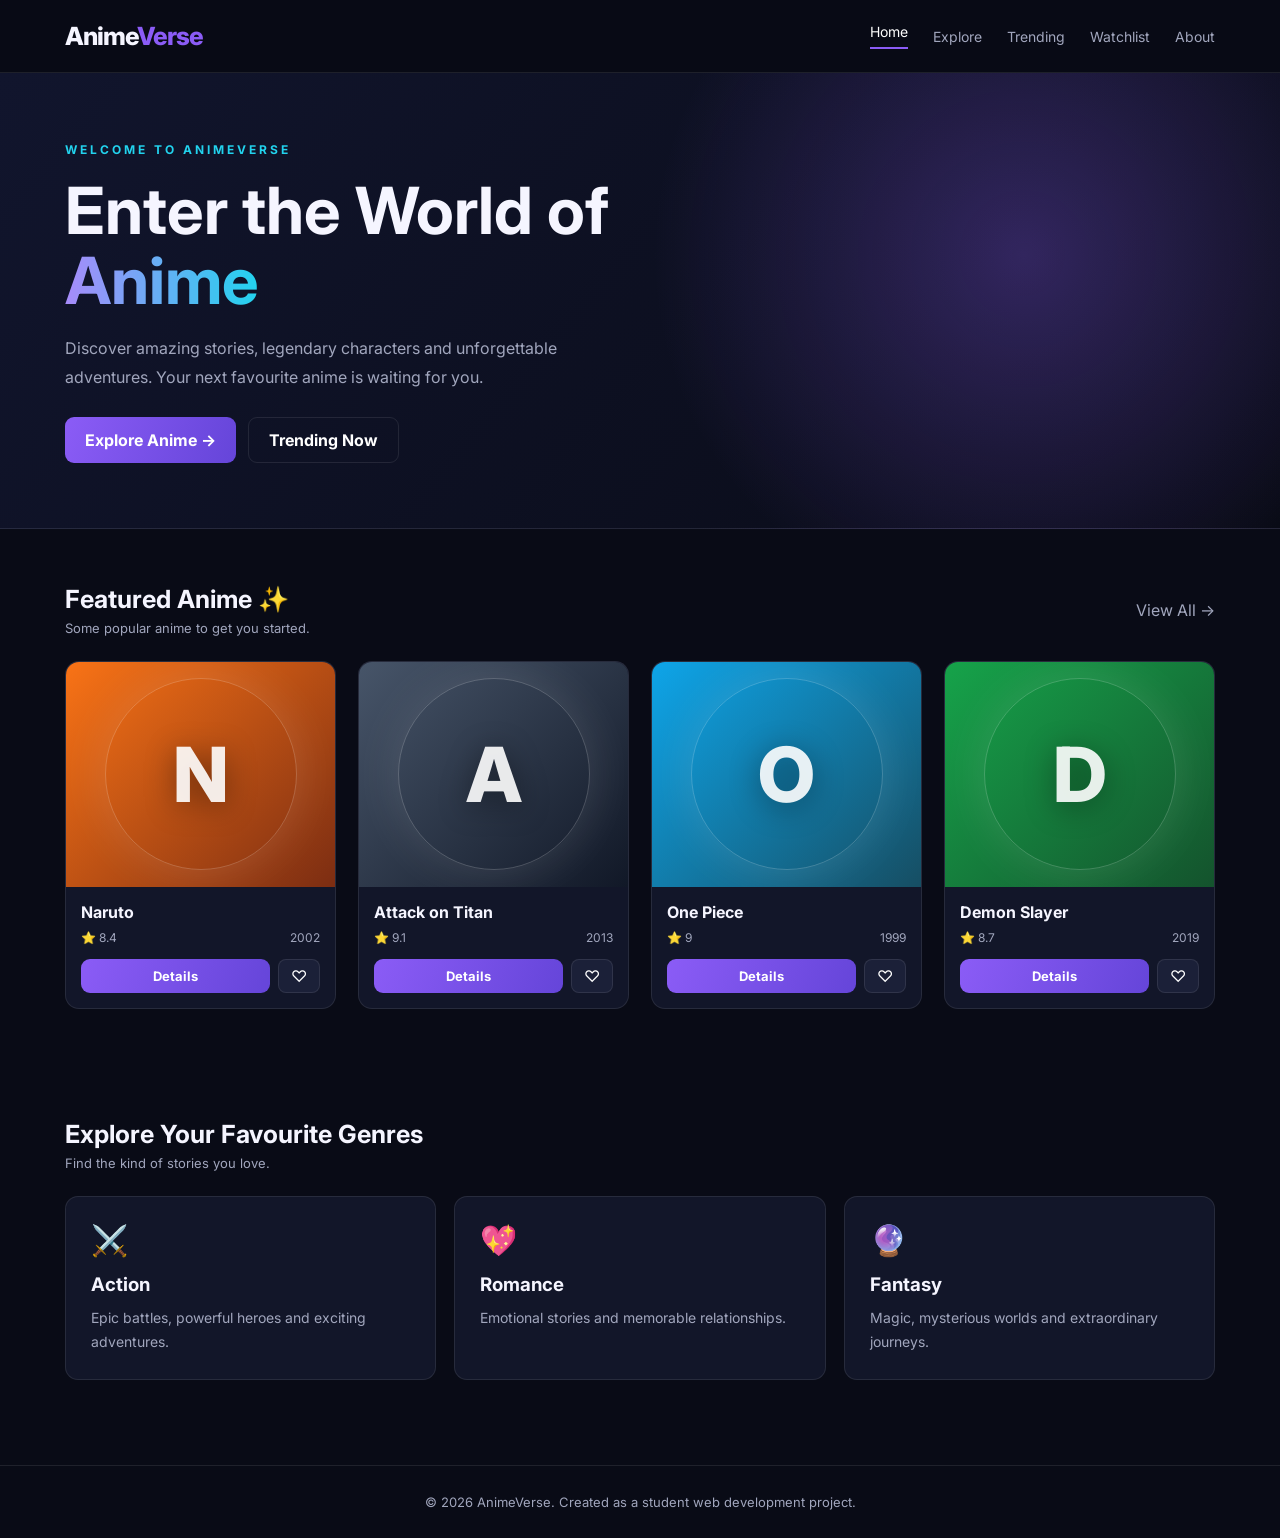
<file: AnimeVerse/index.html>
<!DOCTYPE html>
<html lang="en">
<head>
    <meta charset="UTF-8">
    <meta name="viewport" content="width=device-width, initial-scale=1.0">
    <title>AnimeVerse | Home</title>
    <link rel="stylesheet" href="style.css">
</head>

<body data-page="home">

<header class="navbar">
    <div class="container nav-inner">
        <a href="index.html" class="logo">Anime<span>Verse</span></a>

        <button class="menu-btn" id="menuBtn">☰</button>

        <nav class="nav-links" id="navLinks">
            <a href="index.html" class="active">Home</a>
            <a href="explore.html">Explore</a>
            <a href="trending.html">Trending</a>
            <a href="watchlist.html">Watchlist</a>
            <a href="about.html">About</a>
        </nav>
    </div>
</header>

<section class="hero">
    <div class="container">
        <div class="hero-content">
            <span class="eyebrow">WELCOME TO ANIMEVERSE</span>

            <h1>Enter the World of <span class="gradient-text">Anime</span></h1>

            <p>
                Discover amazing stories, legendary characters
                and unforgettable adventures. Your next favourite
                anime is waiting for you.
            </p>

            <div class="hero-actions">
                <a href="explore.html" class="btn">Explore Anime →</a>
                <a href="trending.html" class="btn btn-outline">Trending Now</a>
            </div>
        </div>
    </div>
</section>

<main class="container">
    <section class="section">
        <div class="section-heading">
            <div>
                <h2>Featured Anime ✨</h2>
                <p>Some popular anime to get you started.</p>
            </div>

            <a href="explore.html" class="muted">View All →</a>
        </div>

        <div class="anime-grid" id="featuredAnime"></div>
    </section>

    <section class="section">
        <div class="section-heading">
            <div>
                <h2>Explore Your Favourite Genres</h2>
                <p>Find the kind of stories you love.</p>
            </div>
        </div>

        <div class="info-grid">
            <div class="info-card">
                <div class="icon">⚔️</div>
                <h3>Action</h3>
                <p>Epic battles, powerful heroes and exciting adventures.</p>
            </div>

            <div class="info-card">
                <div class="icon">💖</div>
                <h3>Romance</h3>
                <p>Emotional stories and memorable relationships.</p>
            </div>

            <div class="info-card">
                <div class="icon">🔮</div>
                <h3>Fantasy</h3>
                <p>Magic, mysterious worlds and extraordinary journeys.</p>
            </div>
        </div>
    </section>
</main>

<footer>
    <div class="container">
        © 2026 AnimeVerse. Created as a student web development project.
    </div>
</footer>

<script src="script.js"></script>
</body>
</html>
</file>
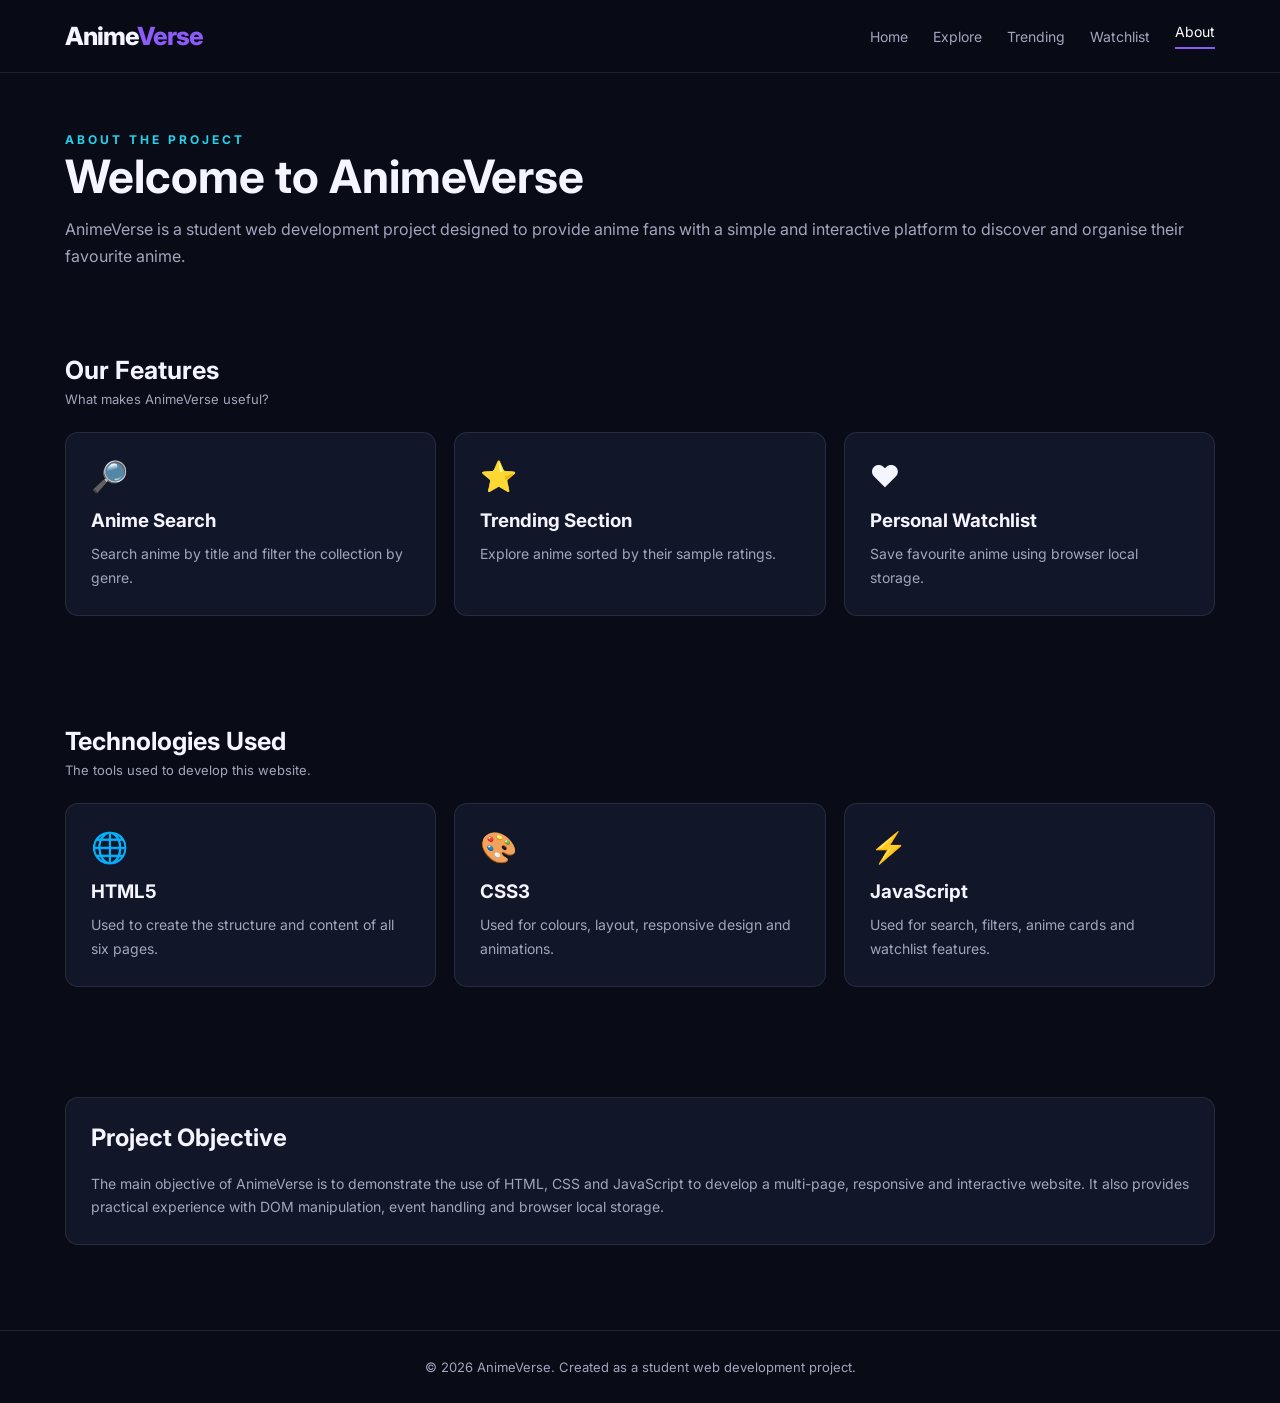
<file: AnimeVerse/about.html>
<!DOCTYPE html>
<html lang="en">
<head>
    <meta charset="UTF-8">
    <meta name="viewport" content="width=device-width, initial-scale=1.0">
    <title>AnimeVerse | About</title>
    <link rel="stylesheet" href="style.css">
</head>

<body data-page="about">

<header class="navbar">
    <div class="container nav-inner">
        <a href="index.html" class="logo">Anime<span>Verse</span></a>
        <button class="menu-btn" id="menuBtn">☰</button>

        <nav class="nav-links" id="navLinks">
            <a href="index.html">Home</a>
            <a href="explore.html">Explore</a>
            <a href="trending.html">Trending</a>
            <a href="watchlist.html">Watchlist</a>
            <a href="about.html" class="active">About</a>
        </nav>
    </div>
</header>

<main class="container">
    <section class="page-header">
        <span class="eyebrow">ABOUT THE PROJECT</span>
        <h1>Welcome to AnimeVerse</h1>

        <p>
            AnimeVerse is a student web development project designed
            to provide anime fans with a simple and interactive platform
            to discover and organise their favourite anime.
        </p>
    </section>

    <section class="section">
        <div class="section-heading">
            <div>
                <h2>Our Features</h2>
                <p>What makes AnimeVerse useful?</p>
            </div>
        </div>

        <div class="info-grid">
            <div class="info-card">
                <div class="icon">🔎</div>
                <h3>Anime Search</h3>
                <p>Search anime by title and filter the collection by genre.</p>
            </div>

            <div class="info-card">
                <div class="icon">⭐</div>
                <h3>Trending Section</h3>
                <p>Explore anime sorted by their sample ratings.</p>
            </div>

            <div class="info-card">
                <div class="icon">❤️</div>
                <h3>Personal Watchlist</h3>
                <p>Save favourite anime using browser local storage.</p>
            </div>
        </div>
    </section>

    <section class="section">
        <div class="section-heading">
            <div>
                <h2>Technologies Used</h2>
                <p>The tools used to develop this website.</p>
            </div>
        </div>

        <div class="info-grid">
            <div class="info-card">
                <div class="icon">🌐</div>
                <h3>HTML5</h3>
                <p>Used to create the structure and content of all six pages.</p>
            </div>

            <div class="info-card">
                <div class="icon">🎨</div>
                <h3>CSS3</h3>
                <p>Used for colours, layout, responsive design and animations.</p>
            </div>

            <div class="info-card">
                <div class="icon">⚡</div>
                <h3>JavaScript</h3>
                <p>Used for search, filters, anime cards and watchlist features.</p>
            </div>
        </div>
    </section>

    <section class="section">
        <div class="info-card">
            <h2>Project Objective</h2>
            <br>
            <p>
                The main objective of AnimeVerse is to demonstrate
                the use of HTML, CSS and JavaScript to develop a
                multi-page, responsive and interactive website.
                It also provides practical experience with DOM
                manipulation, event handling and browser local storage.
            </p>
        </div>
    </section>
</main>

<footer>
    <div class="container">
        © 2026 AnimeVerse. Created as a student web development project.
    </div>
</footer>

<script src="script.js"></script>
</body>
</html>
</file>
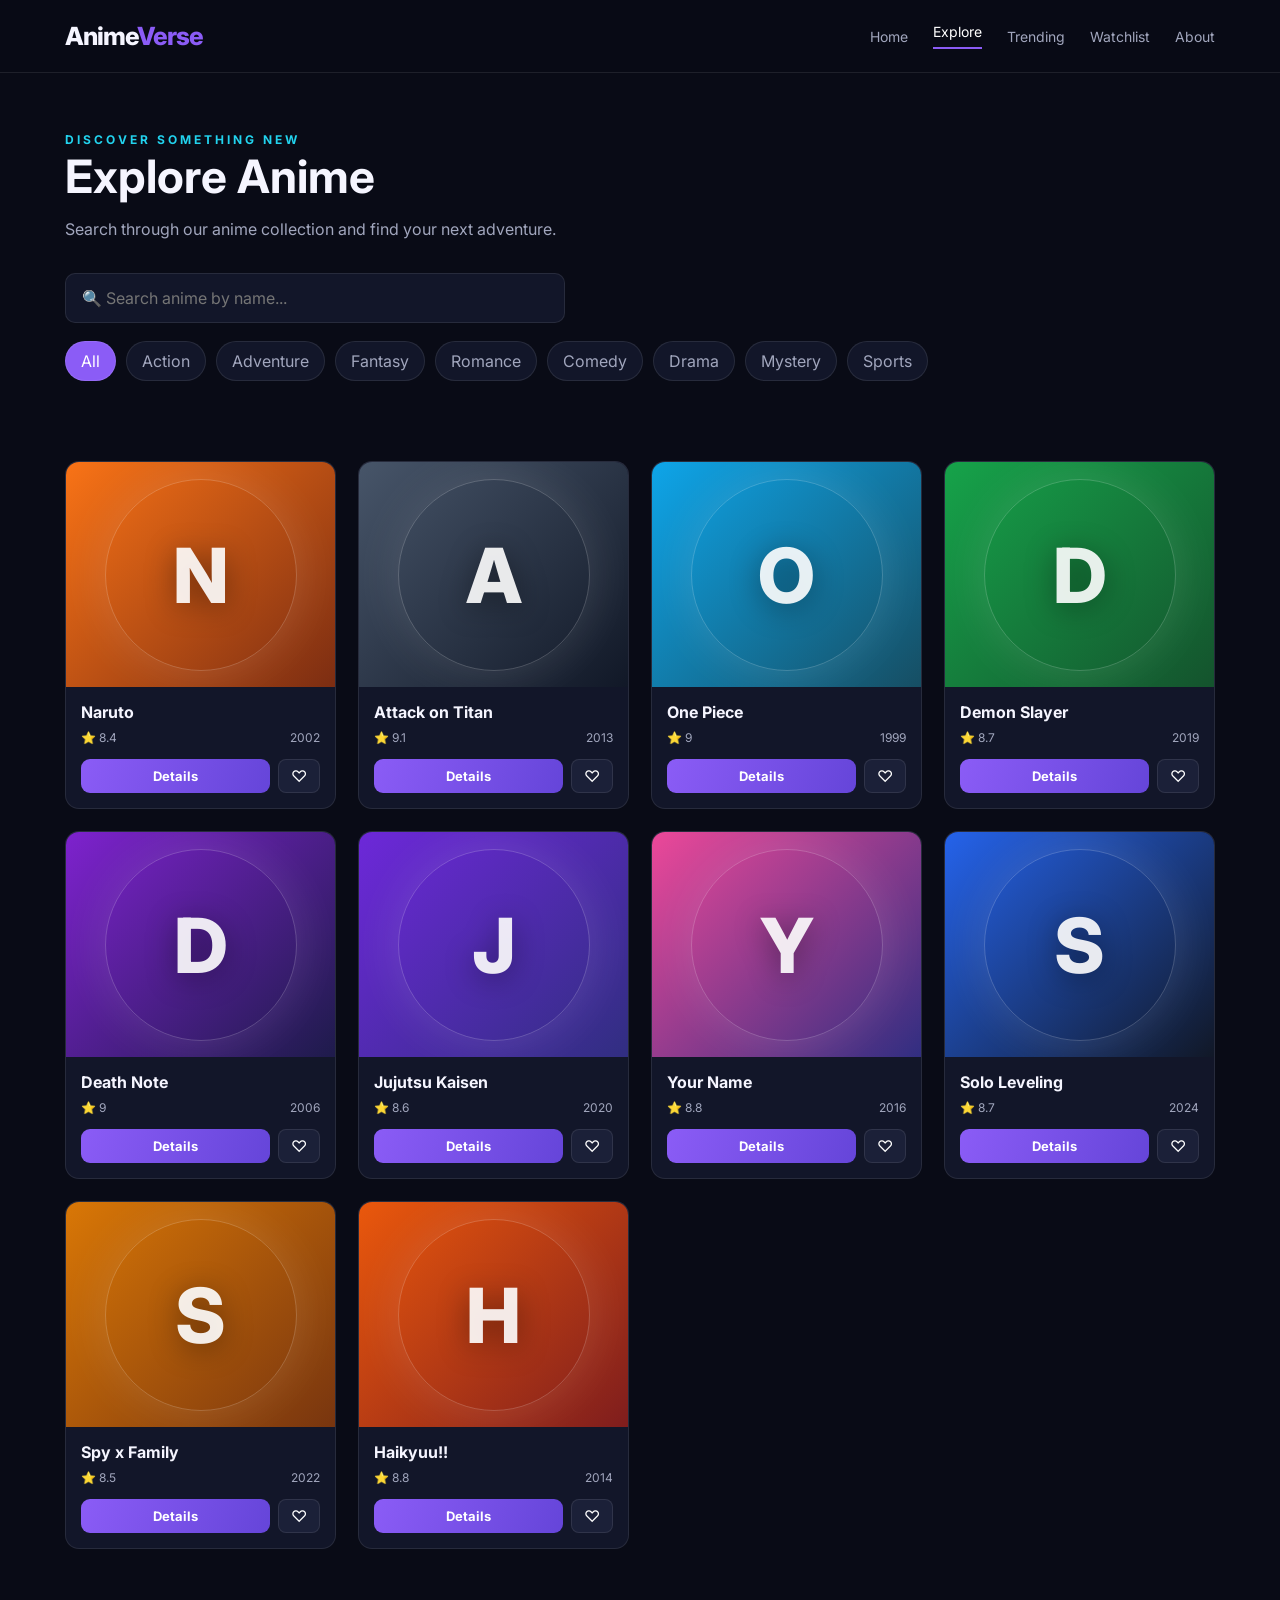
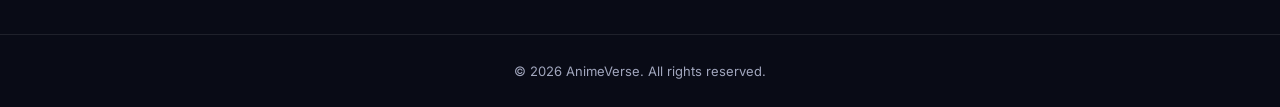
<file: AnimeVerse/explore.html>
<!DOCTYPE html>
<html lang="en">
<head>
    <meta charset="UTF-8">
    <meta name="viewport" content="width=device-width, initial-scale=1.0">
    <title>AnimeVerse | Explore</title>
    <link rel="stylesheet" href="style.css">
</head>

<body data-page="explore">

<header class="navbar">
    <div class="container nav-inner">
        <a href="index.html" class="logo">Anime<span>Verse</span></a>
        <button class="menu-btn" id="menuBtn">☰</button>

        <nav class="nav-links" id="navLinks">
            <a href="index.html">Home</a>
            <a href="explore.html" class="active">Explore</a>
            <a href="trending.html">Trending</a>
            <a href="watchlist.html">Watchlist</a>
            <a href="about.html">About</a>
        </nav>
    </div>
</header>

<main class="container">
    <section class="page-header">
        <span class="eyebrow">DISCOVER SOMETHING NEW</span>
        <h1>Explore Anime</h1>
        <p>Search through our anime collection and find your next adventure.</p>
    </section>

    <input
        type="text"
        id="animeSearch"
        class="search-box"
        placeholder="🔍 Search anime by name..."
    >

    <div class="filters">
        <button class="filter-btn active" data-genre="All">All</button>
        <button class="filter-btn" data-genre="Action">Action</button>
        <button class="filter-btn" data-genre="Adventure">Adventure</button>
        <button class="filter-btn" data-genre="Fantasy">Fantasy</button>
        <button class="filter-btn" data-genre="Romance">Romance</button>
        <button class="filter-btn" data-genre="Comedy">Comedy</button>
        <button class="filter-btn" data-genre="Drama">Drama</button>
        <button class="filter-btn" data-genre="Mystery">Mystery</button>
        <button class="filter-btn" data-genre="Sports">Sports</button>
    </div>

    <section class="section">
        <div class="anime-grid" id="exploreAnime"></div>
    </section>
</main>

<footer>
    <div class="container">
        © 2026 AnimeVerse. All rights reserved.
    </div>
</footer>

<script src="script.js"></script>
</body>
</html>
</file>
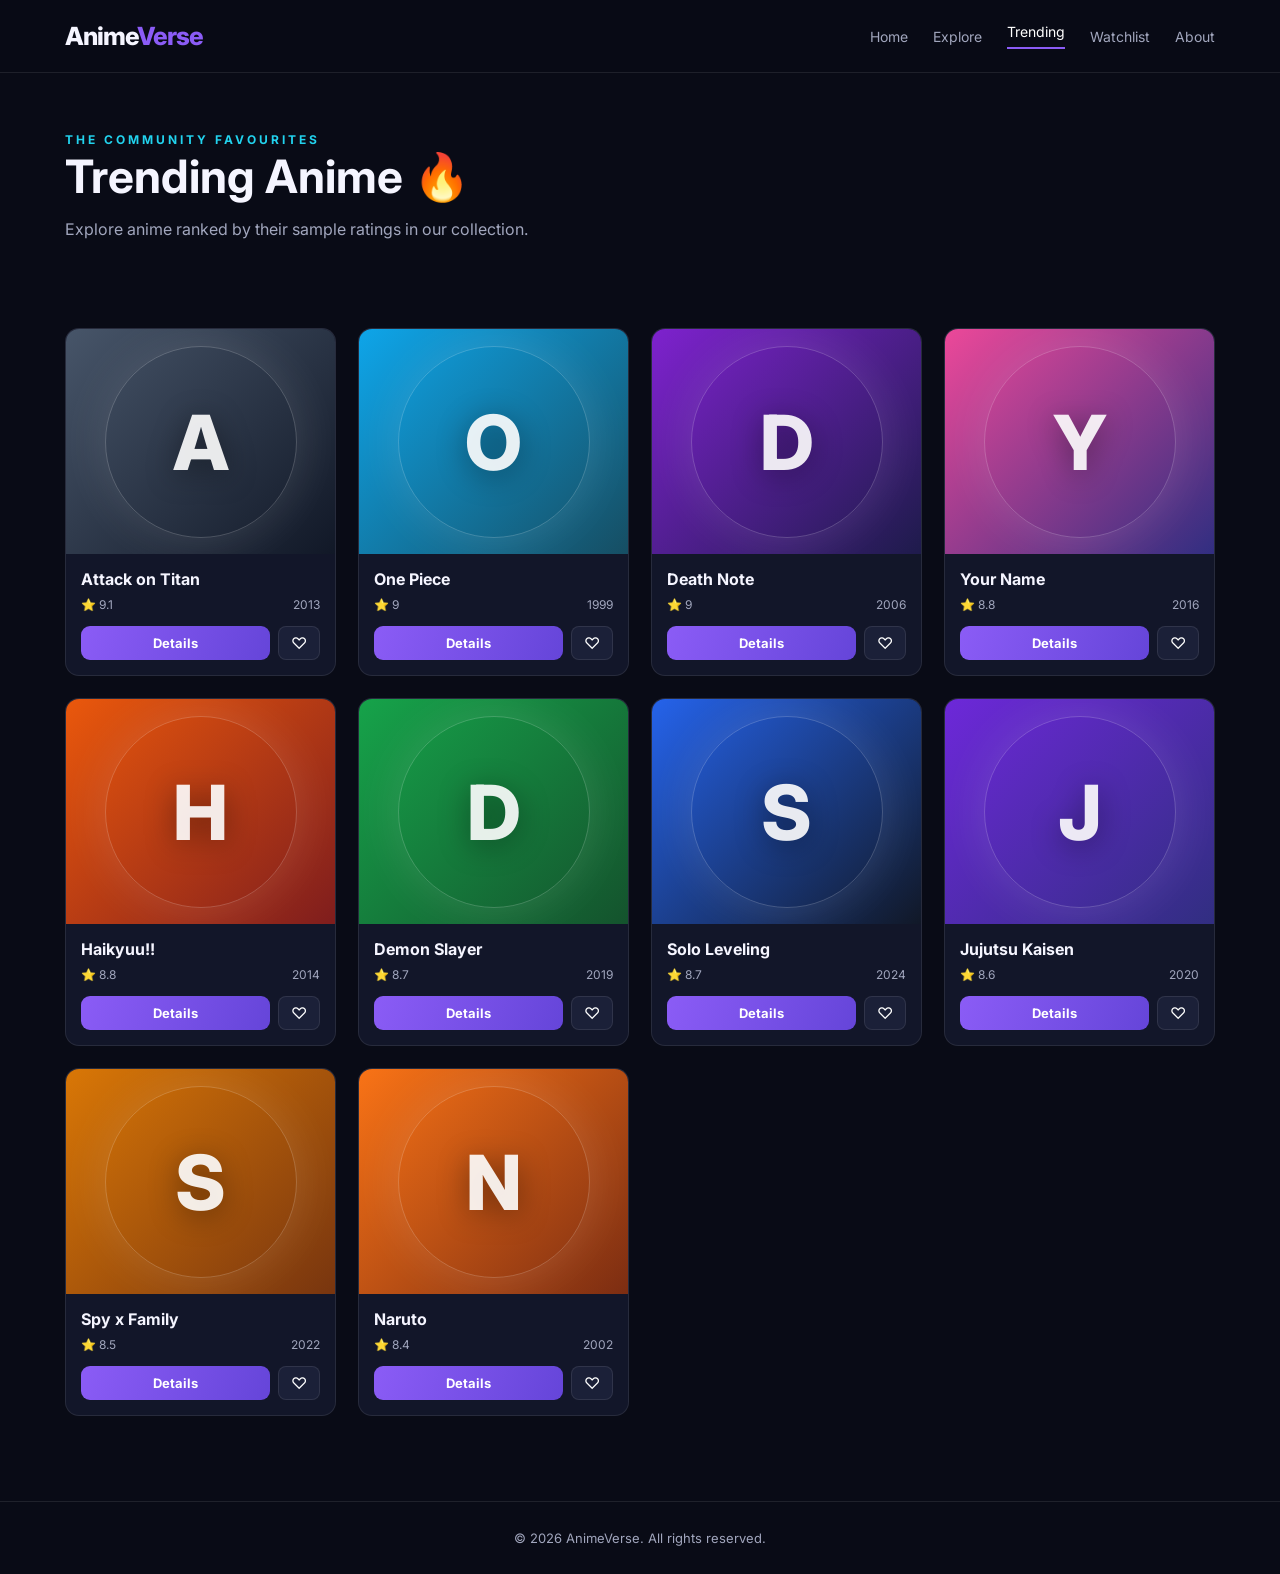
<file: AnimeVerse/trending.html>
<!DOCTYPE html>
<html lang="en">
<head>
    <meta charset="UTF-8">
    <meta name="viewport" content="width=device-width, initial-scale=1.0">
    <title>AnimeVerse | Trending</title>
    <link rel="stylesheet" href="style.css">
</head>

<body data-page="trending">

<header class="navbar">
    <div class="container nav-inner">
        <a href="index.html" class="logo">Anime<span>Verse</span></a>
        <button class="menu-btn" id="menuBtn">☰</button>

        <nav class="nav-links" id="navLinks">
            <a href="index.html">Home</a>
            <a href="explore.html">Explore</a>
            <a href="trending.html" class="active">Trending</a>
            <a href="watchlist.html">Watchlist</a>
            <a href="about.html">About</a>
        </nav>
    </div>
</header>

<main class="container">
    <section class="page-header">
        <span class="eyebrow">THE COMMUNITY FAVOURITES</span>
        <h1>Trending Anime 🔥</h1>
        <p>Explore anime ranked by their sample ratings in our collection.</p>
    </section>

    <section class="section">
        <div class="anime-grid" id="trendingAnime"></div>
    </section>
</main>

<footer>
    <div class="container">
        © 2026 AnimeVerse. All rights reserved.
    </div>
</footer>

<script src="script.js"></script>
</body>
</html>
</file>
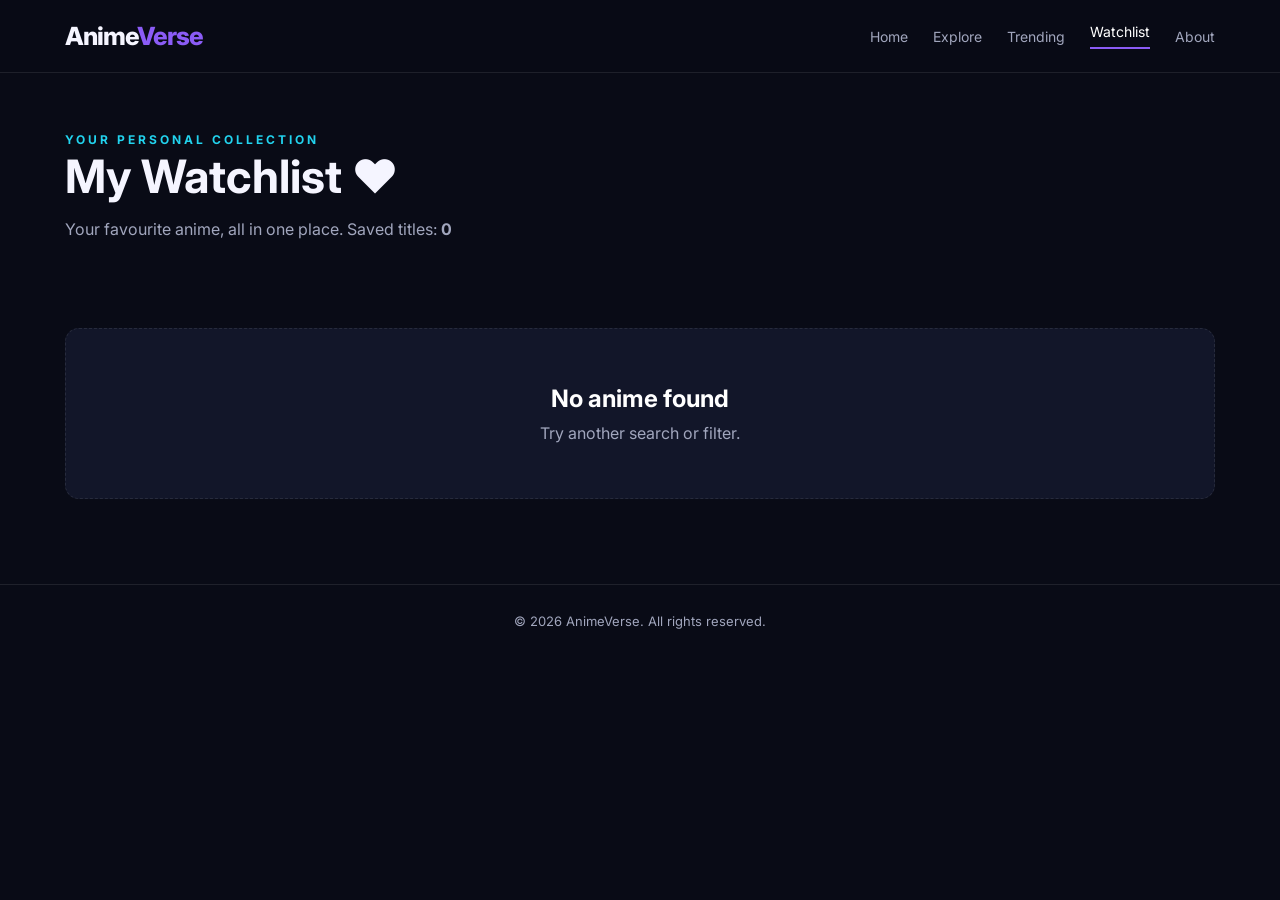
<file: AnimeVerse/watchlist.html>
<!DOCTYPE html>
<html lang="en">
<head>
    <meta charset="UTF-8">
    <meta name="viewport" content="width=device-width, initial-scale=1.0">
    <title>AnimeVerse | Watchlist</title>
    <link rel="stylesheet" href="style.css">
</head>

<body data-page="watchlist">

<header class="navbar">
    <div class="container nav-inner">
        <a href="index.html" class="logo">Anime<span>Verse</span></a>
        <button class="menu-btn" id="menuBtn">☰</button>

        <nav class="nav-links" id="navLinks">
            <a href="index.html">Home</a>
            <a href="explore.html">Explore</a>
            <a href="trending.html">Trending</a>
            <a href="watchlist.html" class="active">Watchlist</a>
            <a href="about.html">About</a>
        </nav>
    </div>
</header>

<main class="container">
    <section class="page-header">
        <span class="eyebrow">YOUR PERSONAL COLLECTION</span>
        <h1>My Watchlist ❤️</h1>
        <p>
            Your favourite anime, all in one place.
            Saved titles: <strong id="watchlistCount">0</strong>
        </p>
    </section>

    <section class="section">
        <div class="anime-grid" id="watchlistAnime"></div>
    </section>
</main>

<footer>
    <div class="container">
        © 2026 AnimeVerse. All rights reserved.
    </div>
</footer>

<script src="script.js"></script>
</body>
</html>
</file>
<file: AnimeVerse/style.css>
@import url('https://fonts.googleapis.com/css2?family=Inter:wght@400;500;600;700;800&display=swap');

:root {
    --bg: #090b16;
    --surface: #121629;
    --surface-light: #1b2038;
    --primary: #8b5cf6;
    --secondary: #22d3ee;
    --text: #f5f5ff;
    --muted: #a1a6bd;
    --border: rgba(255,255,255,0.09);
}

* {
    margin: 0;
    padding: 0;
    box-sizing: border-box;
}

html {
    scroll-behavior: smooth;
}

body {
    background: var(--bg);
    color: var(--text);
    font-family: 'Inter', sans-serif;
    min-height: 100vh;
}

a {
    color: inherit;
    text-decoration: none;
}

button, input {
    font: inherit;
}

button {
    cursor: pointer;
}

.container {
    width: min(1150px, 92%);
    margin: auto;
}

/* NAVIGATION */

.navbar {
    position: sticky;
    top: 0;
    z-index: 100;
    background: rgba(9,11,22,0.92);
    backdrop-filter: blur(15px);
    border-bottom: 1px solid var(--border);
}

.nav-inner {
    min-height: 72px;
    display: flex;
    align-items: center;
    justify-content: space-between;
    gap: 20px;
}

.logo {
    font-size: 25px;
    font-weight: 800;
    letter-spacing: -1px;
}

.logo span {
    color: var(--primary);
}

.nav-links {
    display: flex;
    align-items: center;
    gap: 25px;
}

.nav-links a {
    color: var(--muted);
    font-size: 14px;
    transition: 0.25s;
}

.nav-links a:hover,
.nav-links a.active {
    color: white;
}

.nav-links a.active {
    border-bottom: 2px solid var(--primary);
    padding-bottom: 7px;
}

.menu-btn {
    display: none;
    color: white;
    background: none;
    border: 0;
    font-size: 25px;
}

/* BUTTONS */

.btn {
    display: inline-flex;
    align-items: center;
    justify-content: center;
    gap: 8px;
    padding: 12px 20px;
    border: 0;
    border-radius: 9px;
    color: white;
    font-weight: 700;
    background: linear-gradient(110deg, var(--primary), #6545d9);
    transition: 0.25s;
}

.btn:hover {
    transform: translateY(-3px);
    box-shadow: 0 8px 25px rgba(139,92,246,0.25);
}

.btn-outline {
    background: transparent;
    border: 1px solid var(--border);
}

.btn-small {
    padding: 9px 13px;
    font-size: 13px;
}

/* HERO */

.hero {
    min-height: 410px;
    display: flex;
    align-items: center;
    position: relative;
    overflow: hidden;
    background:
        radial-gradient(circle at 80% 40%, rgba(139,92,246,0.3), transparent 35%),
        linear-gradient(130deg, #11152d, #090b16);
    border-bottom: 1px solid var(--border);
}

.hero-content {
    max-width: 650px;
    padding: 65px 0;
    animation: fadeUp 0.8s ease;
}

.eyebrow {
    color: var(--secondary);
    text-transform: uppercase;
    letter-spacing: 3px;
    font-size: 12px;
    font-weight: 700;
}

.hero h1 {
    font-size: clamp(38px, 7vw, 65px);
    line-height: 1.08;
    margin: 18px 0;
}

.gradient-text {
    background: linear-gradient(90deg, #a78bfa, #22d3ee);
    background-clip: text;
    -webkit-background-clip: text;
    color: transparent;
}

.hero p {
    color: var(--muted);
    line-height: 1.8;
    max-width: 520px;
    margin-bottom: 25px;
}

.hero-actions {
    display: flex;
    flex-wrap: wrap;
    gap: 12px;
}

/* GENERAL SECTIONS */

.section {
    padding: 55px 0;
}

.section-heading {
    display: flex;
    align-items: center;
    justify-content: space-between;
    gap: 15px;
    margin-bottom: 25px;
}

.section-heading h2 {
    font-size: 25px;
}

.section-heading p {
    color: var(--muted);
    font-size: 13px;
    margin-top: 6px;
}

.muted {
    color: var(--muted);
}

.page-header {
    padding: 55px 0 30px;
}

.page-header h1 {
    font-size: clamp(32px, 5vw, 46px);
    margin-bottom: 12px;
}

.page-header p {
    color: var(--muted);
    line-height: 1.7;
}

/* ANIME CARDS */

.anime-grid {
    display: grid;
    grid-template-columns: repeat(4, 1fr);
    gap: 22px;
}

.anime-card {
    overflow: hidden;
    background: var(--surface);
    border: 1px solid var(--border);
    border-radius: 14px;
    transition: 0.3s;
    animation: fadeUp 0.5s ease both;
}

.anime-card:hover {
    transform: translateY(-7px);
    border-color: rgba(139,92,246,0.7);
    box-shadow: 0 12px 35px rgba(0,0,0,0.3);
}

.poster {
    height: 225px;
    display: flex;
    align-items: center;
    justify-content: center;
    position: relative;
    background: var(--poster);
    overflow: hidden;
}

.poster::before {
    content: "";
    position: absolute;
    width: 190px;
    height: 190px;
    border: 1px solid rgba(255,255,255,0.2);
    border-radius: 50%;
    box-shadow: 0 0 50px rgba(255,255,255,0.12);
}

.poster-letter {
    position: relative;
    font-size: 76px;
    font-weight: 800;
    color: rgba(255,255,255,0.9);
    text-shadow: 0 5px 30px rgba(0,0,0,0.4);
}

.card-info {
    padding: 15px;
}

.card-info h3 {
    font-size: 16px;
    margin-bottom: 8px;
}

.card-meta {
    color: var(--muted);
    font-size: 12px;
    display: flex;
    justify-content: space-between;
    gap: 8px;
    margin-bottom: 14px;
}

.card-actions {
    display: flex;
    gap: 8px;
}

.card-actions a {
    flex: 1;
}

.card-actions button {
    min-width: 42px;
}

.favorite-btn {
    background: var(--surface-light);
    color: white;
    border: 1px solid var(--border);
    border-radius: 8px;
}

.favorite-btn.saved {
    color: #fb7185;
    border-color: #fb7185;
}

/* SEARCH AND FILTERS */

.search-box {
    width: 100%;
    max-width: 500px;
    padding: 14px 16px;
    border-radius: 10px;
    border: 1px solid var(--border);
    background: var(--surface);
    color: white;
    outline: none;
    margin-bottom: 18px;
}

.search-box:focus {
    border-color: var(--primary);
}

.filters {
    display: flex;
    flex-wrap: wrap;
    gap: 10px;
    margin-bottom: 25px;
}

.filter-btn {
    padding: 9px 15px;
    border-radius: 30px;
    background: var(--surface);
    color: var(--muted);
    border: 1px solid var(--border);
}

.filter-btn.active,
.filter-btn:hover {
    color: white;
    background: var(--primary);
}

/* DETAILS */

.details-layout {
    display: grid;
    grid-template-columns: 300px 1fr;
    gap: 40px;
    align-items: start;
    padding: 45px 0 70px;
}

.details-poster {
    height: 400px;
    border-radius: 16px;
    background: var(--poster);
    display: flex;
    align-items: center;
    justify-content: center;
    font-size: 100px;
    font-weight: 800;
}

.details-content h1 {
    font-size: 38px;
    margin: 15px 0;
}

.details-content p {
    color: var(--muted);
    line-height: 1.9;
    margin: 18px 0;
}

.detail-tags {
    display: flex;
    flex-wrap: wrap;
    gap: 9px;
    margin: 18px 0;
}

.tag {
    background: var(--surface-light);
    border: 1px solid var(--border);
    padding: 8px 12px;
    border-radius: 20px;
    font-size: 12px;
}

/* ABOUT AND INFO */

.info-grid {
    display: grid;
    grid-template-columns: repeat(3, 1fr);
    gap: 18px;
}

.info-card {
    padding: 25px;
    background: var(--surface);
    border: 1px solid var(--border);
    border-radius: 13px;
}

.info-card .icon {
    font-size: 30px;
    margin-bottom: 15px;
}

.info-card h3 {
    margin-bottom: 10px;
}

.info-card p {
    color: var(--muted);
    font-size: 14px;
    line-height: 1.7;
}

.empty-state {
    padding: 55px 15px;
    text-align: center;
    color: var(--muted);
    background: var(--surface);
    border-radius: 14px;
    border: 1px dashed var(--border);
}

.empty-state h2 {
    color: white;
    margin-bottom: 10px;
}

/* FOOTER */

footer {
    border-top: 1px solid var(--border);
    padding: 28px 0;
    margin-top: 30px;
    color: var(--muted);
    font-size: 13px;
    text-align: center;
}

/* TOAST */

.toast {
    position: fixed;
    bottom: 25px;
    right: 25px;
    background: #252b46;
    color: white;
    border: 1px solid var(--primary);
    padding: 13px 20px;
    border-radius: 10px;
    z-index: 200;
    opacity: 0;
    transform: translateY(15px);
    transition: 0.3s;
    pointer-events: none;
}

.toast.show {
    opacity: 1;
    transform: translateY(0);
}

/* ANIMATIONS */

@keyframes fadeUp {
    from {
        opacity: 0;
        transform: translateY(18px);
    }
    to {
        opacity: 1;
        transform: translateY(0);
    }
}

/* RESPONSIVE */

@media (max-width: 900px) {
    .anime-grid {
        grid-template-columns: repeat(3, 1fr);
    }

    .details-layout {
        grid-template-columns: 240px 1fr;
    }
}

@media (max-width: 650px) {
    .menu-btn {
        display: block;
    }

    .nav-links {
        display: none;
        position: absolute;
        top: 72px;
        left: 0;
        right: 0;
        padding: 20px;
        background: #101426;
        flex-direction: column;
        align-items: flex-start;
        border-bottom: 1px solid var(--border);
    }

    .nav-links.open {
        display: flex;
    }

    .anime-grid {
        grid-template-columns: repeat(2, 1fr);
        gap: 12px;
    }

    .poster {
        height: 170px;
    }

    .poster-letter {
        font-size: 55px;
    }

    .card-info {
        padding: 11px;
    }

    .card-info h3 {
        font-size: 14px;
    }

    .details-layout {
        grid-template-columns: 1fr;
    }

    .details-poster {
        height: 300px;
    }

    .info-grid {
        grid-template-columns: 1fr;
    }

    .hero {
        min-height: 370px;
    }
}

@media (max-width: 380px) {
    .anime-grid {
        grid-template-columns: 1fr;
    }
}
</file>
